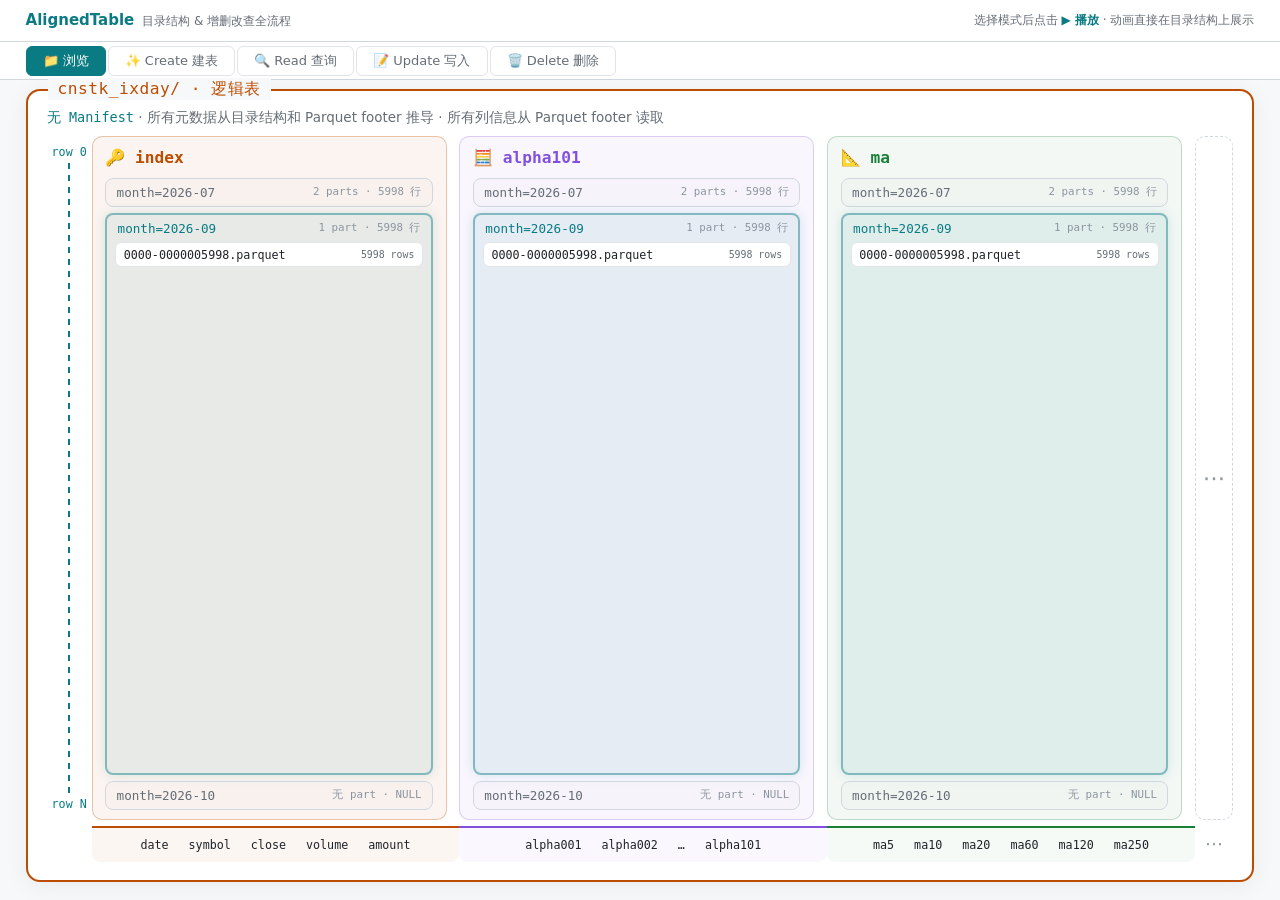
<file: logic/index.html>
<!DOCTYPE html>
<html lang="zh-CN">
<head>
<meta charset="UTF-8">
<meta name="viewport" content="width=device-width, initial-scale=1.0">
<title>AlignedTable · 目录结构与增删改查</title>
<link rel="stylesheet" href="css/common.css">
<link rel="stylesheet" href="css/crud.css">
</head>
<body>

<div class="topbar">
  <div class="logo">AlignedTable<span>目录结构 & 增删改查全流程</span></div>
  <div class="hint">选择模式后点击 <b>▶ 播放</b> · 动画直接在目录结构上展示</div>
</div>

<div class="mode-nav">
  <div class="nav-btn active" data-mode="browse">📁 浏览</div>
  <div class="nav-btn" data-mode="create">✨ Create 建表</div>
  <div class="nav-btn" data-mode="read">🔍 Read 查询</div>
  <div class="nav-btn" data-mode="update">📝 Update 写入</div>
  <div class="nav-btn" data-mode="delete">🗑️ Delete 删除</div>
  <div class="nav-spacer"></div>
</div>

<div class="slide">
  <div class="table-box" data-name="cnstk_ixday/  ·  逻辑表" id="tableBox">
    <div class="desc">
      <code>无 Manifest</code> · 所有元数据从目录结构和 Parquet footer 推导 · 所有列信息从 Parquet footer 读取
    </div>
    <div class="main-area">
      <div class="row-axis">
        <span>row 0</span>
        <div class="arrow"></div>
        <span>row N</span>
      </div>
      <div class="groups">

        <!-- ===== index group ===== -->
        <div class="group g-index" data-g="index">
          <div class="group-header"><span>🔑 index</span></div>
          <div class="group-body">

            <div class="partition" data-p="2026-07">
              <div class="partition-header"><span>month=2026-07</span><span class="tag">2 parts · 5998 行</span></div>
              <div class="partition-body">
                <div class="part" data-part="0000">
                  <div class="part-header"><span>0000-0000002998.parquet</span><span class="rows">2998 rows</span></div>
                  <div class="part-body"><div class="rgs">
                    <div class="rg rg-A" data-rg="A"><div class="rg-label">RG-A<span class="rg-meta">16384 rows · ZSTD · 5 cols</span></div>
                      <div class="rg-body"><div class="col-chip">date</div><div class="col-chip">symbol</div><div class="col-chip">close</div><div class="col-chip">volume</div><div class="col-chip">amount</div></div></div>
                    <div class="rg rg-B" data-rg="B"><div class="rg-label">RG-B<span class="rg-meta">13614 rows · ZSTD · 5 cols</span></div>
                      <div class="rg-body"><div class="col-chip">date</div><div class="col-chip">symbol</div><div class="col-chip">close</div><div class="col-chip">volume</div><div class="col-chip">amount</div></div></div>
                  </div></div>
                </div>
                <div class="part" data-part="0001">
                  <div class="part-header"><span>0001-0000003000.parquet</span><span class="rows">3000 rows</span></div>
                  <div class="part-body"><div class="rgs">
                    <div class="rg rg-B" data-rg="B"><div class="rg-label">RG-B<span class="rg-meta">13614 rows · ZSTD · 5 cols</span></div>
                      <div class="rg-body"><div class="col-chip">date</div><div class="col-chip">symbol</div><div class="col-chip">close</div><div class="col-chip">volume</div><div class="col-chip">amount</div></div></div>
                    <div class="rg rg-C" data-rg="C"><div class="rg-label">RG-C<span class="rg-meta">1000 rows · ZSTD · 5 cols</span></div>
                      <div class="rg-body"><div class="col-chip">date</div><div class="col-chip">symbol</div><div class="col-chip">close</div><div class="col-chip">volume</div><div class="col-chip">amount</div></div></div>
                  </div></div>
                </div>
              </div>
            </div>

            <div class="partition" data-p="2026-09">
              <div class="partition-header"><span>month=2026-09</span><span class="tag">1 part · 5998 行</span></div>
              <div class="partition-body">
                <div class="part" data-part="0000">
                  <div class="part-header"><span>0000-0000005998.parquet</span><span class="rows">5998 rows</span></div>
                  <div class="part-body"><div class="rgs">
                    <div class="rg rg-A" data-rg="A"><div class="rg-label">RG-A<span class="rg-meta">16384 rows · ZSTD · 5 cols</span></div>
                      <div class="rg-body"><div class="col-chip">date</div><div class="col-chip">symbol</div><div class="col-chip">close</div><div class="col-chip">volume</div><div class="col-chip">amount</div></div></div>
                    <div class="rg rg-B" data-rg="B"><div class="rg-label">RG-B<span class="rg-meta">13614 rows · ZSTD · 5 cols</span></div>
                      <div class="rg-body"><div class="col-chip">date</div><div class="col-chip">symbol</div><div class="col-chip">close</div><div class="col-chip">volume</div><div class="col-chip">amount</div></div></div>
                    <div class="rg rg-C" data-rg="C"><div class="rg-label">RG-C<span class="rg-meta">1000 rows · ZSTD · 5 cols</span></div>
                      <div class="rg-body"><div class="col-chip">date</div><div class="col-chip">symbol</div><div class="col-chip">close</div><div class="col-chip">volume</div><div class="col-chip">amount</div></div></div>
                  </div></div>
                </div>
              </div>
            </div>

            <div class="partition" data-p="2026-10">
              <div class="partition-header"><span>month=2026-10</span><span class="tag">无 part · NULL</span></div>
              <div class="partition-body"><div class="partition-empty">— 未写入 —</div></div>
            </div>

          </div>
        </div>

        <!-- ===== alpha101 group ===== -->
        <div class="group g-factor" data-g="alpha101">
          <div class="group-header"><span>🧮 alpha101</span></div>
          <div class="group-body">

            <div class="partition" data-p="2026-07">
              <div class="partition-header"><span>month=2026-07</span><span class="tag">2 parts · 5998 行</span></div>
              <div class="partition-body">
                <div class="part" data-part="0000">
                  <div class="part-header"><span>0000-0000002998.parquet</span><span class="rows">2998 rows</span></div>
                  <div class="part-body"><div class="rgs">
                    <div class="rg rg-A" data-rg="A"><div class="rg-label">RG-A<span class="rg-meta">16384 rows · 101 cols</span></div>
                      <div class="rg-body"><div class="col-chip">alpha001</div><div class="col-chip">alpha002</div><div class="col-chip">…</div><div class="col-chip">alpha101</div></div></div>
                    <div class="rg rg-B" data-rg="B"><div class="rg-label">RG-B<span class="rg-meta">13614 rows · 101 cols</span></div>
                      <div class="rg-body"><div class="col-chip">alpha001</div><div class="col-chip">alpha002</div><div class="col-chip">…</div><div class="col-chip">alpha101</div></div></div>
                  </div></div>
                </div>
                <div class="part" data-part="0001">
                  <div class="part-header"><span>0001-0000003000.parquet</span><span class="rows">3000 rows</span></div>
                  <div class="part-body"><div class="rgs">
                    <div class="rg rg-B" data-rg="B"><div class="rg-label">RG-B<span class="rg-meta">13614 rows · 101 cols</span></div>
                      <div class="rg-body"><div class="col-chip">alpha001</div><div class="col-chip">alpha002</div><div class="col-chip">…</div><div class="col-chip">alpha101</div></div></div>
                    <div class="rg rg-C" data-rg="C"><div class="rg-label">RG-C<span class="rg-meta">1000 rows · 101 cols</span></div>
                      <div class="rg-body"><div class="col-chip">alpha001</div><div class="col-chip">alpha002</div><div class="col-chip">…</div><div class="col-chip">alpha101</div></div></div>
                  </div></div>
                </div>
              </div>
            </div>

            <div class="partition" data-p="2026-09">
              <div class="partition-header"><span>month=2026-09</span><span class="tag">1 part · 5998 行</span></div>
              <div class="partition-body">
                <div class="part" data-part="0000">
                  <div class="part-header"><span>0000-0000005998.parquet</span><span class="rows">5998 rows</span></div>
                  <div class="part-body"><div class="rgs">
                    <div class="rg rg-A" data-rg="A"><div class="rg-label">RG-A<span class="rg-meta">16384 rows · 101 cols</span></div>
                      <div class="rg-body"><div class="col-chip">alpha001</div><div class="col-chip">alpha002</div><div class="col-chip">…</div><div class="col-chip">alpha101</div></div></div>
                    <div class="rg rg-B" data-rg="B"><div class="rg-label">RG-B<span class="rg-meta">13614 rows · 101 cols</span></div>
                      <div class="rg-body"><div class="col-chip">alpha001</div><div class="col-chip">alpha002</div><div class="col-chip">…</div><div class="col-chip">alpha101</div></div></div>
                  </div></div>
                </div>
              </div>
            </div>

            <div class="partition" data-p="2026-10">
              <div class="partition-header"><span>month=2026-10</span><span class="tag">无 part · NULL</span></div>
              <div class="partition-body"><div class="partition-empty">— 该组未写入此分区 —</div></div>
            </div>

          </div>
        </div>

        <!-- ===== ma group ===== -->
        <div class="group g-fieldset" data-g="ma">
          <div class="group-header"><span>📐 ma</span></div>
          <div class="group-body">

            <div class="partition" data-p="2026-07">
              <div class="partition-header"><span>month=2026-07</span><span class="tag">2 parts · 5998 行</span></div>
              <div class="partition-body">
                <div class="part" data-part="0000">
                  <div class="part-header"><span>0000-0000002998.parquet</span><span class="rows">2998 rows</span></div>
                  <div class="part-body"><div class="rgs">
                    <div class="rg rg-A" data-rg="A"><div class="rg-label">RG-A<span class="rg-meta">16384 rows · 6 cols</span></div>
                      <div class="rg-body"><div class="col-chip">ma5</div><div class="col-chip">ma10</div><div class="col-chip">ma20</div><div class="col-chip">ma60</div><div class="col-chip">ma120</div><div class="col-chip">ma250</div></div></div>
                    <div class="rg rg-B" data-rg="B"><div class="rg-label">RG-B<span class="rg-meta">13614 rows · 6 cols</span></div>
                      <div class="rg-body"><div class="col-chip">ma5</div><div class="col-chip">ma10</div><div class="col-chip">ma20</div><div class="col-chip">ma60</div><div class="col-chip">ma120</div><div class="col-chip">ma250</div></div></div>
                  </div></div>
                </div>
                <div class="part" data-part="0001">
                  <div class="part-header"><span>0001-0000003000.parquet</span><span class="rows">3000 rows</span></div>
                  <div class="part-body"><div class="rgs">
                    <div class="rg rg-B" data-rg="B"><div class="rg-label">RG-B<span class="rg-meta">13614 rows · 6 cols</span></div>
                      <div class="rg-body"><div class="col-chip">ma5</div><div class="col-chip">ma10</div><div class="col-chip">ma20</div><div class="col-chip">ma60</div><div class="col-chip">ma120</div><div class="col-chip">ma250</div></div></div>
                    <div class="rg rg-C" data-rg="C"><div class="rg-label">RG-C<span class="rg-meta">1000 rows · 6 cols</span></div>
                      <div class="rg-body"><div class="col-chip">ma5</div><div class="col-chip">ma10</div><div class="col-chip">ma20</div><div class="col-chip">ma60</div><div class="col-chip">ma120</div><div class="col-chip">ma250</div></div></div>
                  </div></div>
                </div>
              </div>
            </div>

            <div class="partition" data-p="2026-09">
              <div class="partition-header"><span>month=2026-09</span><span class="tag">1 part · 5998 行</span></div>
              <div class="partition-body">
                <div class="part" data-part="0000">
                  <div class="part-header"><span>0000-0000005998.parquet</span><span class="rows">5998 rows</span></div>
                  <div class="part-body"><div class="rgs">
                    <div class="rg rg-A" data-rg="A"><div class="rg-label">RG-A<span class="rg-meta">16384 rows · 6 cols</span></div>
                      <div class="rg-body"><div class="col-chip">ma5</div><div class="col-chip">ma10</div><div class="col-chip">ma20</div><div class="col-chip">ma60</div><div class="col-chip">ma120</div><div class="col-chip">ma250</div></div></div>
                    <div class="rg rg-B" data-rg="B"><div class="rg-label">RG-B<span class="rg-meta">13614 rows · 6 cols</span></div>
                      <div class="rg-body"><div class="col-chip">ma5</div><div class="col-chip">ma10</div><div class="col-chip">ma20</div><div class="col-chip">ma60</div><div class="col-chip">ma120</div><div class="col-chip">ma250</div></div></div>
                  </div></div>
                </div>
              </div>
            </div>

            <div class="partition" data-p="2026-10">
              <div class="partition-header"><span>month=2026-10</span><span class="tag">无 part · NULL</span></div>
              <div class="partition-body"><div class="partition-empty">— 未写入 —</div></div>
            </div>

          </div>
        </div>

        <div class="group group-more"><span>⋯</span></div>
      </div>
    </div>

    <!-- Column axis (bottom) -->
    <div class="col-axis">
      <div class="col-spacer"></div>
      <div class="col-block" style="background:rgba(188,76,0,.05);border-top:2px solid var(--org)">
        <span class="field" data-col="date">date</span>
        <span class="field" data-col="symbol">symbol</span>
        <span class="field" data-col="close">close</span>
        <span class="field" data-col="volume">volume</span>
        <span class="field" data-col="amount">amount</span>
      </div>
      <div class="col-block" style="background:rgba(130,80,223,.04);border-top:2px solid var(--prp)">
        <span class="field" data-col="alpha001">alpha001</span>
        <span class="field" data-col="alpha002">alpha002</span>
        <span class="field" data-col="alpha101">…</span>
        <span class="field" data-col="alpha101b">alpha101</span>
      </div>
      <div class="col-block" style="background:rgba(26,127,55,.04);border-top:2px solid var(--grn)">
        <span class="field" data-col="ma5">ma5</span>
        <span class="field" data-col="ma10">ma10</span>
        <span class="field" data-col="ma20">ma20</span>
        <span class="field" data-col="ma60">ma60</span>
        <span class="field" data-col="ma120">ma120</span>
        <span class="field" data-col="ma250">ma250</span>
      </div>
      <div class="col-more">⋯</div>
    </div>

    <!-- Step narration bar (overlay, shown during animation) -->
    <div class="step-bar" id="stepBar">
      <span class="step-num" id="stepNum">0</span>
      <span class="step-text" id="stepText">选择一个模式后点击下一步</span>
      <div class="anim-controls">
        <button id="prevBtn" onclick="prevStep()">◀ 上一步</button>
        <span class="step-indicator" id="stepIndicator">0 / 0</span>
        <button class="primary" id="nextBtn" onclick="nextStep()">下一步 ▶</button>
        <button id="resetBtn" onclick="resetAnim()">↺ 重置</button>
      </div>
    </div>

  </div>
</div>

<script src="js/anim.js"></script>
<script src="js/app.js"></script>
</body>
</html>
</file>
<file: logic/css/common.css>
:root{
  --bg:#f6f8fa; --panel:#ffffff; --panel2:#eef1f4; --line:#d0d7de; --line2:#e1e4e8;
  --tx:#1f2328; --mut:#656d76; --dim:#8c959f;
  --cyan:#0969da; --teal:#0a7b83; --org:#bc4c00; --grn:#1a7f37;
  --prp:#8250df; --red:#cf222e; --yel:#9a6700;
  --l1:#0a7b83; --l1bg:rgba(10,123,131,.08); --l1bd:rgba(10,123,131,.45);
  --l2:#9a6700; --l2bg:rgba(154,103,0,.08); --l2bd:rgba(154,103,0,.45);
  --l3:#8250df; --l3bg:rgba(130,80,223,.08); --l3bd:rgba(130,80,223,.45);
  --l4:#bc4c00; --l4bg:rgba(188,76,0,.08); --l4bd:rgba(188,76,0,.4);
}
*{margin:0;padding:0;box-sizing:border-box}
html,body{height:100%;overflow:hidden}
body{
  background:var(--bg);color:var(--tx);
  font-family:"Segoe UI","Microsoft YaHei",system-ui,sans-serif;
}

/* ===== Top bar ===== */
.topbar{
  display:flex;align-items:center;justify-content:space-between;
  padding:0 2vw;height:42px;border-bottom:1px solid var(--line);
  background:var(--panel);flex-shrink:0;
}
.topbar .logo{font-size:15px;font-weight:600;color:var(--teal)}
.topbar .logo span{color:var(--mut);font-weight:400;margin-left:8px;font-size:12px}
.hint{color:var(--mut);font-size:12px}
.hint b{color:var(--teal)}

/* ===== Mode selector ===== */
.mode-nav{
  display:flex;gap:2px;padding:0 2vw;height:38px;background:var(--panel);
  border-bottom:1px solid var(--line);flex-shrink:0;align-items:center;
}
.mode-nav .nav-btn{
  padding:5px 16px;border-radius:6px;cursor:pointer;font-size:13px;font-weight:500;
  border:1px solid var(--line2);background:var(--panel);color:var(--mut);
  transition:all .2s;user-select:none;white-space:nowrap;
}
.mode-nav .nav-btn:hover{background:var(--panel2);color:var(--tx)}
.mode-nav .nav-btn.active{background:var(--teal);color:#fff;border-color:var(--teal)}
.mode-nav .nav-spacer{flex:1}

/* ===== Main slide — directory structure ===== */
.slide{padding:1vh 2vw 2vh;height:calc(100vh - 80px);display:flex;flex-direction:column}
.table-box{
  border:2px solid var(--org);border-radius:14px;
  background:var(--panel);padding:2vh 1.5vw;flex:1;
  display:flex;flex-direction:column;position:relative;
  box-shadow:0 4px 24px rgba(0,0,0,.06);min-height:0;
}
.table-box::before{
  content:attr(data-name);position:absolute;top:-13px;left:20px;
  background:var(--bg);padding:0 10px;font-size:1.8vh;
  font-family:Consolas,monospace;color:var(--org);letter-spacing:.5px;
}
.desc{font-size:1.5vh;color:var(--mut);margin-bottom:1vh}
.desc code{color:var(--teal);font-family:Consolas,monospace}
.main-area{display:flex;flex:1;min-height:0}
.row-axis{
  display:flex;flex-direction:column;align-items:center;
  width:3.5vw;flex-shrink:0;justify-content:space-between;
  color:var(--teal);font-size:1.3vh;font-family:Consolas,monospace;
  padding-top:1vh;padding-bottom:1vh;
}
.row-axis .arrow{
  flex:1;width:2px;background:repeating-linear-gradient(180deg,
    var(--teal) 0,var(--teal) 6px,transparent 6px,transparent 12px);
  margin:4px 0;
}
.groups{display:flex;gap:1vw;flex:1;align-items:stretch;min-width:0}
.group{
  flex:1;min-width:0;border-radius:10px;
  display:flex;flex-direction:column;
  transition:all .3s;overflow:hidden;
}
.group-header{
  padding:1.2vh 1vw;display:flex;align-items:center;justify-content:space-between;
  font-family:Consolas,monospace;font-size:1.8vh;font-weight:600;
  user-select:none;
}
.group-body{
  display:flex;flex-direction:column;gap:.6vh;padding:0 1vw 1vh;
  flex:1;min-height:0;overflow:auto;
}
.g-index{background:rgba(188,76,0,.06);border:1.5px solid rgba(188,76,0,.3)}
.g-index .group-header{color:var(--org)}
.g-factor{background:rgba(130,80,223,.05);border:1.5px solid rgba(130,80,223,.25)}
.g-factor .group-header{color:var(--prp)}
.g-fieldset{background:rgba(26,127,55,.05);border:1.5px solid rgba(26,127,55,.25)}
.g-fieldset .group-header{color:var(--grn)}
.group-more{
  flex:0 0 3vw;border:1.5px dashed var(--line);background:transparent;
  align-items:center;justify-content:center;
}
.group-more span{font-size:2.5vh;color:var(--dim)}

.table-box.has-sel .partition:not(.selected){opacity:.4;filter:saturate(.4)}
.table-box.has-sel-part .partition:not(.selected){opacity:.3;filter:saturate(.3)}
.table-box.has-sel-part .partition.selected .part:not(.selected){opacity:.4;filter:saturate(.4)}
.table-box.has-sel-rg .partition:not(.selected){opacity:.25;filter:saturate(.2)}
.table-box.has-sel-rg .partition.selected .part:not(.selected){opacity:.3;filter:saturate(.2)}
.table-box.has-sel-rg .part.selected .rg:not(.selected){opacity:.35;filter:saturate(.3)}

.partition{
  border:1px solid var(--line);border-radius:8px;
  background:rgba(0,0,0,.012);overflow:hidden;
  transition:all .25s;
  display:flex;flex-direction:column;min-height:0;flex-shrink:1;
}
.partition:not(.selected){flex:0 0 auto}
.partition.selected{flex:1 1 0;min-height:0}
.partition-header{cursor:pointer}
.partition:hover{border-color:var(--mut);background:rgba(0,0,0,.025)}
.partition.selected{
  border:2px solid var(--l1bd);background:var(--l1bg);
  box-shadow:0 0 12px rgba(10,123,131,.15);
}
.partition.selected .partition-header{color:var(--l1)}
.partition-header{
  padding:.7vh .8vw;display:flex;align-items:center;justify-content:space-between;
  font-family:Consolas,monospace;font-size:1.4vh;color:var(--mut);
  user-select:none;flex-shrink:0;
}
.partition-header .tag{color:var(--dim);font-size:1.2vh}
.partition-body{display:none;flex-direction:column;gap:.6vh;padding:0 .6vw .8vh;flex:1;min-height:0;overflow:auto}
.partition.selected .partition-body{display:flex}

.part{
  border:1px solid var(--line2);border-radius:6px;background:var(--panel);
  overflow:hidden;transition:all .25s;
  display:flex;flex-direction:column;min-height:0;flex-shrink:1;
}
.part:not(.selected){flex:0 0 auto}
.part.selected{flex:1 1 0;min-height:0}
.part:hover{border-color:var(--mut)}
.part.selected{
  border:2px solid var(--l2bd);background:var(--l2bg);
  box-shadow:0 0 10px rgba(154,103,0,.15);
}
.part.selected .part-header{color:var(--l2)}
.part-header{cursor:pointer}
.part-header{
  padding:.5vh .6vw;display:flex;align-items:center;justify-content:space-between;
  font-family:Consolas,monospace;font-size:1.3vh;color:var(--tx);user-select:none;
  flex-shrink:0;
}
.part-header .rows{color:var(--mut);font-size:1.1vh}
.part-body{display:none;padding:.6vh .6vw .7vh;flex-direction:column;gap:.5vh;flex:1;min-height:0}
.part.selected .part-body{display:flex}

.rgs{display:flex;flex-direction:column;gap:5px;align-items:stretch;flex:1}
.rg{
  border:1px solid var(--line2);border-radius:6px;background:var(--panel);
  overflow:hidden;transition:all .25s;
  display:flex;flex-direction:column;min-height:0;flex-shrink:1;
}
.rg:not(.selected){flex:0 0 auto}
.rg.selected{flex:1 1 0;min-height:0}
.rg-label{cursor:pointer}
.rg:hover{border-color:var(--mut)}
.rg.selected{
  border:2px solid var(--l3bd);background:var(--l3bg);
  box-shadow:0 0 10px rgba(130,80,223,.15);
}
.rg.selected .rg-label{color:var(--l3)}
.rg-label{
  padding:.5vh .6vw;display:flex;align-items:center;justify-content:space-between;
  font-family:Consolas,monospace;font-size:1.2vh;font-weight:500;
  user-select:none;flex-shrink:0;
}
.rg-label .rg-meta{color:var(--dim);font-size:1vh;font-weight:400}
.rg-A .rg-label{color:var(--cyan)}
.rg-B .rg-label{color:var(--org)}
.rg-C .rg-label{color:var(--grn)}
.rg-D .rg-label{color:var(--prp)}
.rg.selected.rg-A .rg-label,
.rg.selected.rg-B .rg-label,
.rg.selected.rg-C .rg-label,
.rg.selected.rg-D .rg-label{color:var(--l3)}
.rg-A{border-left:3px solid rgba(9,105,218,.4)}
.rg-B{border-left:3px solid rgba(188,76,0,.4)}
.rg-C{border-left:3px solid rgba(26,127,55,.4)}
.rg-D{border-left:3px solid rgba(130,80,223,.4)}
.rg-body{
  display:none;flex-direction:row;gap:4px;
  padding:.5vh .5vw .6vh;flex:1;min-height:0;overflow-x:auto;align-items:stretch;
}
.rg.selected .rg-body{display:flex;flex-direction:row}
.rg-body .col-chip{
  flex:1 1 0;min-width:0;
  font-family:Consolas,monospace;font-size:1.1vh;font-weight:600;
  padding:4px 4px;border-radius:4px;
  white-space:nowrap;overflow:hidden;text-overflow:ellipsis;
  display:flex;align-items:center;justify-content:center;
  background:var(--panel);border:1px solid var(--line2);color:var(--tx);
  border-bottom:3px solid transparent;
}
.rg-body .col-chip:nth-child(6n+1){border-bottom-color:var(--cyan)}
.rg-body .col-chip:nth-child(6n+2){border-bottom-color:var(--org)}
.rg-body .col-chip:nth-child(6n+3){border-bottom-color:var(--grn)}
.rg-body .col-chip:nth-child(6n+4){border-bottom-color:var(--prp)}
.rg-body .col-chip:nth-child(6n+5){border-bottom-color:var(--yel)}
.rg-body .col-chip:nth-child(6n+6){border-bottom-color:var(--teal)}

.partition-empty{
  padding:.5vh .8vw;text-align:center;font-size:1.2vh;
  color:var(--dim);font-style:italic;
}

.col-axis{display:flex;gap:0;margin-top:.6vh}
.col-axis .col-spacer{width:3.5vw;flex-shrink:0}
.col-axis .col-block{
  flex:1;display:flex;flex-wrap:wrap;gap:4px;align-items:center;justify-content:center;
  padding:.8vh .5vw;border-radius:0 0 8px 8px;
}
.col-axis .col-block .field{
  border-radius:4px;padding:3px 8px;font-size:1.3vh;
  font-family:Consolas,monospace;white-space:nowrap;font-weight:500;
}
.col-axis .col-more{flex:0 0 3vw;display:flex;align-items:center;justify-content:center;color:var(--dim);font-size:2vh}

/* ===== Animation overlay states (applied directly on directory elements) ===== */
/* When anim-mode is active, disable manual click spotlight to avoid conflicts */
.table-box.anim-mode.has-sel .partition:not(.selected){opacity:1;filter:none}
.table-box.anim-mode.has-sel-part .partition:not(.selected){opacity:1;filter:none}
.table-box.anim-mode.has-sel-part .partition.selected .part:not(.selected){opacity:1;filter:none}
.table-box.anim-mode.has-sel-rg .partition:not(.selected){opacity:1;filter:none}
.table-box.anim-mode.has-sel-rg .partition.selected .part:not(.selected){opacity:1;filter:none}
.table-box.anim-mode.has-sel-rg .part.selected .rg:not(.selected){opacity:1;filter:none}

/* Animation highlight states — applied directly on directory elements */
/* anim-hit: this element is being READ (cyan border + glow + badge) */
.partition.anim-hit{
  border:2.5px solid var(--cyan)!important;background:rgba(9,105,218,.1)!important;
  box-shadow:0 0 20px rgba(9,105,218,.35)!important;opacity:1!important;filter:none!important;
}
.partition.anim-hit::after{
  content:"READ";position:absolute;top:2px;right:6px;
  font-size:10px;font-weight:700;color:#fff;background:var(--cyan);
  padding:1px 6px;border-radius:4px;font-family:Consolas,monospace;
  z-index:10;
}
/* anim-skip: this element is PRUNED / SKIPPED (greyed out + badge) */
.partition.anim-skip{
  opacity:.3!important;filter:grayscale(.8)!important;
}
.partition.anim-skip::after{
  content:"SKIP";position:absolute;top:2px;right:6px;
  font-size:10px;font-weight:700;color:#fff;background:var(--dim);
  padding:1px 6px;border-radius:4px;font-family:Consolas,monospace;
  z-index:10;
}
/* anim-new: newly created element (green) */
.partition.anim-new{
  animation:popIn .5s cubic-bezier(.34,1.56,.64,1);
  border:2.5px solid var(--grn)!important;background:rgba(26,127,55,.12)!important;
  box-shadow:0 0 20px rgba(26,127,55,.35)!important;
}
.partition.anim-new::after{
  content:"NEW";position:absolute;top:2px;right:6px;
  font-size:10px;font-weight:700;color:#fff;background:var(--grn);
  padding:1px 6px;border-radius:4px;font-family:Consolas,monospace;
  z-index:10;
}
/* anim-deleting: being deleted (red shake) */
.partition.anim-deleting{
  animation:shake .3s ease-in-out infinite;
  border:2.5px solid var(--red)!important;background:rgba(207,34,46,.1)!important;
  box-shadow:0 0 20px rgba(207,34,46,.35)!important;
}
.partition.anim-deleting::after{
  content:"DELETE";position:absolute;top:2px;right:6px;
  font-size:10px;font-weight:700;color:#fff;background:var(--red);
  padding:1px 6px;border-radius:4px;font-family:Consolas,monospace;
  z-index:10;
}
.partition.anim-gone{
  opacity:0!important;transform:scale(.8);pointer-events:none;
}

/* Make partition position relative for badge positioning */
.partition{position:relative}

/* Part-level states */
.part.anim-hit{
  border:2.5px solid var(--cyan)!important;background:rgba(9,105,218,.08)!important;
  box-shadow:0 0 16px rgba(9,105,218,.3)!important;
}
.part{position:relative}
.part.anim-hit::after{
  content:"READ";position:absolute;top:2px;right:4px;
  font-size:9px;font-weight:700;color:#fff;background:var(--cyan);
  padding:1px 5px;border-radius:3px;font-family:Consolas,monospace;z-index:10;
}
.part.anim-skip{opacity:.3!important;filter:grayscale(.8)!important}
.part.anim-skip::after{
  content:"SKIP";position:absolute;top:2px;right:4px;
  font-size:9px;font-weight:700;color:#fff;background:var(--dim);
  padding:1px 5px;border-radius:3px;font-family:Consolas,monospace;z-index:10;
}
.part.anim-new{
  animation:popIn .5s cubic-bezier(.34,1.56,.64,1);
  border:2.5px solid var(--grn)!important;background:rgba(26,127,55,.1)!important;
  box-shadow:0 0 16px rgba(26,127,55,.3)!important;
}
.part.anim-new::after{
  content:"NEW";position:absolute;top:2px;right:4px;
  font-size:9px;font-weight:700;color:#fff;background:var(--grn);
  padding:1px 5px;border-radius:3px;font-family:Consolas,monospace;z-index:10;
}
.part.anim-writing{
  animation:pulse .8s ease-in-out infinite;
  border:2.5px solid var(--grn)!important;background:rgba(26,127,55,.1)!important;
  box-shadow:0 0 16px rgba(26,127,55,.35)!important;
}
.part.anim-writing::after{
  content:"WRITE";position:absolute;top:2px;right:4px;
  font-size:9px;font-weight:700;color:#fff;background:var(--grn);
  padding:1px 5px;border-radius:3px;font-family:Consolas,monospace;z-index:10;
}
.part.anim-deleting{
  animation:shake .3s ease-in-out infinite;
  border:2.5px solid var(--red)!important;
}
.part.anim-deleting::after{
  content:"DELETE";position:absolute;top:2px;right:4px;
  font-size:9px;font-weight:700;color:#fff;background:var(--red);
  padding:1px 5px;border-radius:3px;font-family:Consolas,monospace;z-index:10;
}
.part.anim-gone{opacity:0!important;transform:scale(.8);pointer-events:none}

/* RG-level states */
.rg.anim-hit{
  border:2.5px solid var(--cyan)!important;background:rgba(9,105,218,.06)!important;
  box-shadow:0 0 14px rgba(9,105,218,.25)!important;
}
.rg{position:relative}
.rg.anim-hit::after{
  content:"READ";position:absolute;top:1px;right:3px;
  font-size:8px;font-weight:700;color:#fff;background:var(--cyan);
  padding:1px 4px;border-radius:3px;font-family:Consolas,monospace;z-index:10;
}
.rg.anim-skip{opacity:.3!important;filter:grayscale(.8)!important}
.rg.anim-skip::after{
  content:"SKIP";position:absolute;top:1px;right:3px;
  font-size:8px;font-weight:700;color:#fff;background:var(--dim);
  padding:1px 4px;border-radius:3px;font-family:Consolas,monospace;z-index:10;
}

/* Group-level states */
.group.anim-active{
  box-shadow:0 0 24px rgba(9,105,218,.2);
  border-color:var(--cyan)!important;
}
.group{position:relative}
.group.anim-active::before{
  content:"NEEDED";position:absolute;top:-10px;right:8px;
  font-size:9px;font-weight:700;color:#fff;background:var(--cyan);
  padding:1px 6px;border-radius:4px;font-family:Consolas,monospace;z-index:10;
}
.group.anim-deleting{
  animation:pulse .8s ease-in-out infinite;
  border-color:var(--red)!important;
}
.group.anim-deleting::before{
  content:"DELETING";position:absolute;top:-10px;right:8px;
  font-size:9px;font-weight:700;color:#fff;background:var(--red);
  padding:1px 6px;border-radius:4px;font-family:Consolas,monospace;z-index:10;
}
.group.anim-gone{opacity:0!important;transform:scale(.8);pointer-events:none}

/* Col-chip highlight for projection pushdown */
.col-chip{position:relative}
.col-chip.anim-proj{
  background:rgba(9,105,218,.2)!important;color:var(--cyan)!important;
  border-color:var(--cyan)!important;border-width:2px!important;
  animation:pulse 1s ease-in-out infinite;
}
.col-chip.anim-proj::after{
  content:"✓";position:absolute;top:-2px;right:-2px;
  font-size:10px;font-weight:700;color:#fff;background:var(--cyan);
  width:14px;height:14px;border-radius:50%;display:flex;align-items:center;justify-content:center;
}

/* Field highlight in col-axis */
.col-axis .field{position:relative;transition:all .25s}
.col-axis .field.anim-proj{
  background:rgba(9,105,218,.3)!important;color:#fff!important;
  border-color:var(--cyan)!important;border-width:2px!important;
  transform:scale(1.15);
  animation:pulse 1s ease-in-out infinite;
}
.col-axis .field.anim-proj::after{
  content:"✓";position:absolute;top:-4px;right:-4px;
  font-size:10px;font-weight:700;color:#fff;background:var(--cyan);
  width:16px;height:16px;border-radius:50%;display:flex;align-items:center;justify-content:center;
}
/* Field dimmed — not needed by query */
.col-axis .field.anim-dim{opacity:.25!important;filter:grayscale(.6)!important}

@keyframes popIn{0%{opacity:0;transform:scale(.3)}100%{opacity:1;transform:scale(1)}}
@keyframes pulse{0%,100%{box-shadow:0 0 8px rgba(9,105,218,.2)}50%{box-shadow:0 0 20px rgba(9,105,218,.5)}}
@keyframes shake{0%,100%{transform:translateX(0)}25%{transform:translateX(-3px)}75%{transform:translateX(3px)}}

/* ===== Step narration bar ===== */
.step-bar{
  position:absolute;bottom:10px;left:12px;right:12px;
  padding:10px 16px;border-radius:10px;
  background:rgba(31,35,40,.95);color:#fff;font-size:13px;line-height:1.6;
  font-family:"Segoe UI",sans-serif;z-index:100;
  box-shadow:0 4px 16px rgba(0,0,0,.15);
  transition:all .4s;opacity:0;transform:translateY(10px);
  display:flex;align-items:center;gap:10px;flex-wrap:wrap;
}
.step-bar.show{opacity:1;transform:translateY(0)}
.step-bar code{color:#7ee787;font-family:Consolas,monospace;background:rgba(255,255,255,.1);padding:1px 5px;border-radius:4px}
.step-bar .step-num{
  flex-shrink:0;font-size:12px;font-weight:700;color:var(--teal);
  background:rgba(10,123,131,.2);padding:3px 10px;border-radius:6px;
  font-family:Consolas,monospace;white-space:nowrap;
}
.step-bar .step-text{flex:1;min-width:200px}

/* ===== Step controls ===== */
.anim-controls{
  display:flex;gap:6px;margin-left:auto;flex-shrink:0;align-items:center;
}
.anim-controls button{
  padding:6px 14px;border-radius:6px;border:1px solid rgba(255,255,255,.2);cursor:pointer;
  font-size:13px;font-weight:500;background:rgba(255,255,255,.08);color:#fff;
  transition:all .15s;user-select:none;
}
.anim-controls button:hover{background:rgba(255,255,255,.18)}
.anim-controls button:active{transform:scale(.95)}
.anim-controls button:disabled{opacity:.35;cursor:not-allowed}
.anim-controls button.primary{background:var(--teal);border-color:var(--teal)}
.anim-controls button.primary:hover{background:#089099}
.anim-controls .step-indicator{
  font-size:12px;color:var(--mut);font-family:Consolas,monospace;
  padding:0 6px;white-space:nowrap;
}
.anim-controls .step-indicator b{color:var(--teal)}
</file>
<file: logic/css/crud.css>
/* crud.css — no longer needed, all animation states are in common.css */
/* Kept for future slide-specific styles */
</file>
